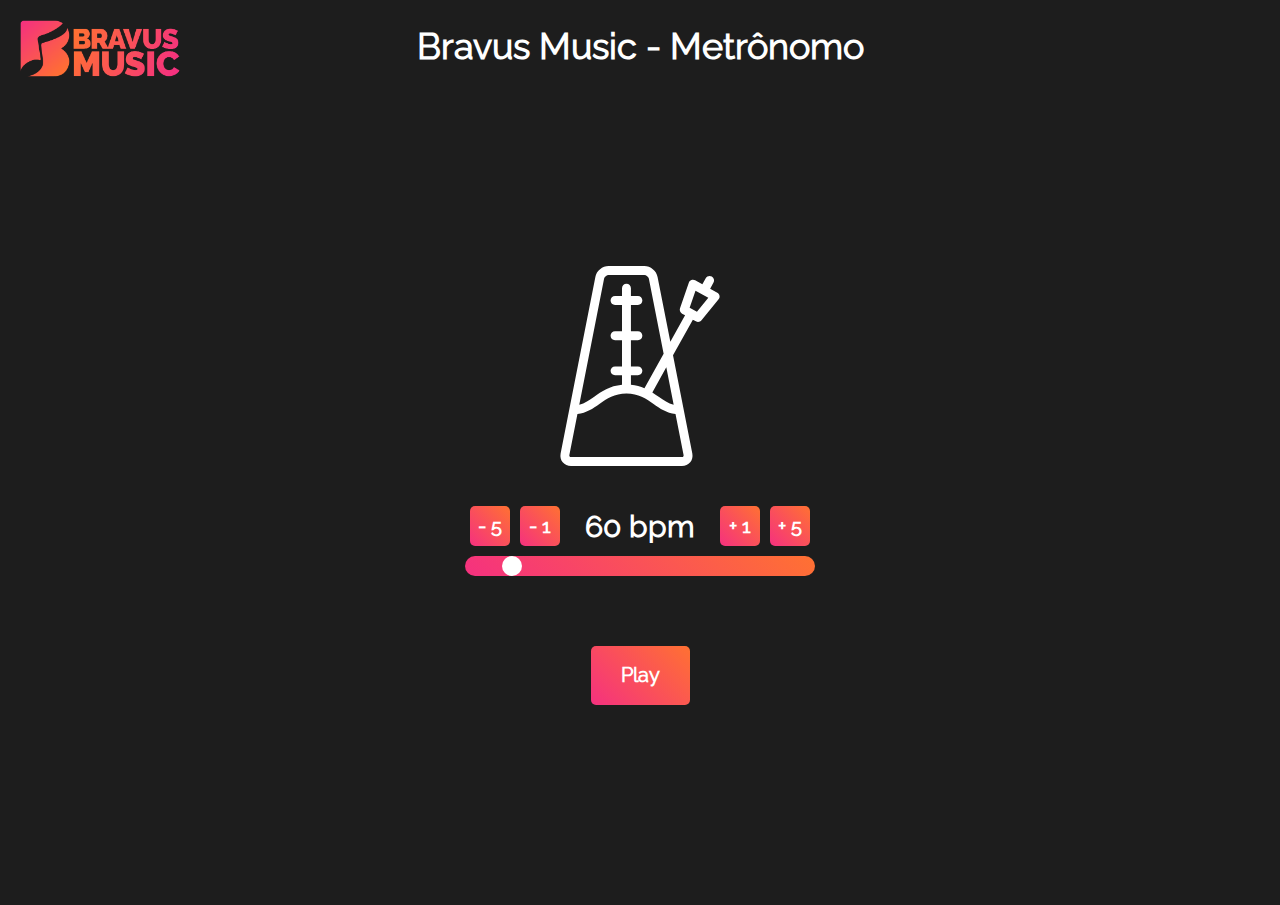
<file: index.html>
<!DOCTYPE html>
<html lang="en">
<head>
    <meta charset="UTF-8">
    <meta name="viewport" content="width=device-width, initial-scale=1.0">
    <title>Metrônomo - Bravus Music</title>
    <link rel="icon" href="imgs/icon.png">
    <link rel="stylesheet" href="https://maxcdn.bootstrapcdn.com/bootstrap/3.3.7/css/bootstrap.min.css" integrity="sha384-BVYiiSIFeK1dGmJRAkycuHAHRg32OmUcww7on3RYdg4Va+PmSTsz/K68vbdEjh4u" crossorigin="anonymous">
    <link rel="stylesheet" type="text/css" href="css/style.css">
    <script src="jquery-3.5.1.min.js"></script>
    <style type="text/css">
        @font-face {
            font-family: "Raleway-Regular.ttf";
            src: url('fonts/Raleway-Regular.ttf');
        }
    </style>
</head>
<body>
    <img src="./imgs/Logo-Bravus-Hor-Color-003.png" id="logo" alt="Logo">
    <h1>Bravus Music - Metrônomo</h1>
    <div id="container">
        <!-- Metrônomo SVG -->
        <svg id="iconMetronome" version="1.1" id="Capa_1" xmlns="http://www.w3.org/2000/svg" xmlns:xlink="http://www.w3.org/1999/xlink" x="0px" y="0px"
        viewBox="0 0 314 314" style="enable-background:new 0 0 314 314;" xml:space="preserve">
        <path d="M281.853,46.631c-0.39-2.035-1.66-3.794-3.47-4.802l-11.257-6.271l5.297-9.511c1.881-3.378,0.668-7.641-2.709-9.521
        c-3.38-1.881-7.641-0.667-9.521,2.709l-5.297,9.511l-11.257-6.269c-1.81-1.008-3.975-1.162-5.908-0.422
        c-1.936,0.74-3.442,2.3-4.117,4.259l-13.806,40.109c-1.103,3.207,0.25,6.743,3.213,8.394l4.741,2.642l-23.115,41.501L184.592,17.11
        C182.703,7.516,173.563,0,163.783,0h-56.052c-9.778,0-18.918,7.516-20.809,17.11L46.102,224.425
        c-0.002,0.012-0.004,0.023-0.006,0.035l-13.729,69.725c-0.998,5.067,0.205,10.132,3.3,13.895C38.76,311.842,43.496,314,48.66,314
        h174.195c5.163,0,9.898-2.158,12.993-5.92c3.095-3.763,4.298-8.827,3.301-13.896l-13.732-69.741
        c-0.001-0.002-0.001-0.004-0.001-0.004l-16.584-84.225l31.16-55.944l4.742,2.642c1.072,0.598,2.243,0.885,3.402,0.885
        c2.046,0,4.056-0.896,5.425-2.571l26.836-32.853C281.708,50.769,282.241,48.665,281.853,46.631z M100.659,19.816
        c0.6-3.044,3.971-5.816,7.072-5.816h56.052c3.103,0,6.473,2.771,7.072,5.815l23.249,118.069L164,191.933
        c-6.17-2.645-13.121-4.627-21.242-5.363v-14.92h10.96c3.866,0,7-3.134,7-7s-3.134-7-7-7h-10.96v-41.211h10.96c3.866,0,7-3.134,7-7
        c0-3.866-3.134-7-7-7h-10.96v-41.21h10.96c3.866,0,7-3.134,7-7s-3.134-7-7-7h-10.96V34.938c0-3.866-3.134-7-7-7
        c-3.866,0-7,3.134-7,7v12.291h-10.96c-3.866,0-7,3.134-7,7s3.134,7,7,7h10.96v41.21h-10.96c-3.866,0-7,3.134-7,7
        c0,3.866,3.134,7,7,7h10.96v41.211h-10.96c-3.866,0-7,3.134-7,7s3.134,7,7,7h10.96v14.92c-19.447,1.763-32.189,10.688-43.564,18.666
        c-7.894,5.536-14.975,10.493-23.52,12.573L100.659,19.816z M225.036,299.188c-0.432,0.523-1.206,0.813-2.181,0.813H48.66
	    c-0.976,0-1.75-0.289-2.181-0.814c-0.432-0.524-0.565-1.34-0.377-2.297l12.675-64.372c14.147-1.593,24.455-8.807,34.455-15.82
	    c12.059-8.457,23.448-16.444,42.525-16.444c19.077,0,30.466,7.987,42.524,16.444c10.001,7.014,20.308,14.228,34.456,15.82
	    l12.675,64.371C225.602,297.846,225.468,298.662,225.036,299.188z M209.842,217.809c-8.545-2.08-15.627-7.037-23.521-12.574
	    c-3.175-2.227-6.456-4.527-9.959-6.726l21.928-39.367L209.842,217.809z M246.427,71.829l-11.474-6.392l9.177-26.662l20.136,11.216
	    L246.427,71.829z"/>
        </svg><br>

        <div id="bpm-container">
            <button id="menosCinco">- 5</button>
            <button id="menos">- 1</button>
            <h2>60 bpm</h2>
            <button id="mais">+ 1</button>
            <button id="maisCinco">+ 5</button>
        </div>

        <input type="range" min="30" max="300" value="60" id="bpm"/>
        <audio src="short_clap_v2.mp3"></audio>
        <button id="play">Play</button>
    </div>

  	<!-- <script src="js/main.js"></script> -->
  	<script src="js/metronomo.js"></script>
</body>
</html>
</file>
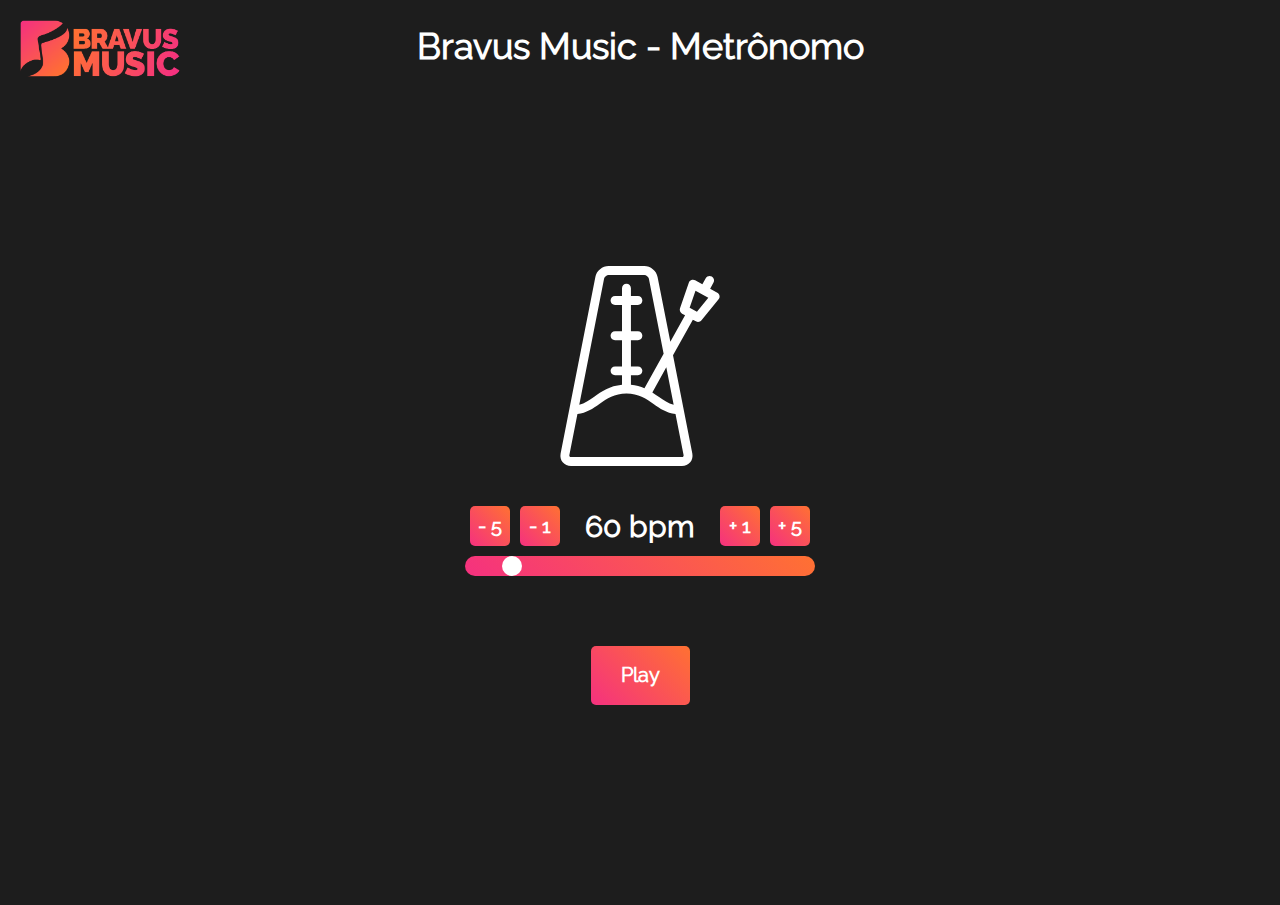
<file: Metrônomo Bravus/index.html>
<!DOCTYPE html>
<html lang="en">
<head>
    <meta charset="UTF-8">
    <meta name="viewport" content="width=device-width, initial-scale=1.0">
    <title>Metrônomo - Bravus Music</title>
    <link rel="icon" href="imgs/icon.png">
    <link rel="stylesheet" href="https://maxcdn.bootstrapcdn.com/bootstrap/3.3.7/css/bootstrap.min.css" integrity="sha384-BVYiiSIFeK1dGmJRAkycuHAHRg32OmUcww7on3RYdg4Va+PmSTsz/K68vbdEjh4u" crossorigin="anonymous">
    <link rel="stylesheet" type="text/css" href="css/style.css">
    <script src="jquery-3.5.1.min.js"></script>
    <style type="text/css">
        @font-face {
            font-family: "Raleway-Regular.ttf";
            src: url('fonts/Raleway-Regular.ttf');
        }
    </style>
</head>
<body>
    <img src="./imgs/Logo-Bravus-Hor-Color-003.png" id="logo" alt="Logo">
    <h1>Bravus Music - Metrônomo</h1>
    <div id="container">
        <!-- Metrônomos SVG -->
        <svg id="iconMetronome" version="1.1" id="Capa_1" xmlns="http://www.w3.org/2000/svg" xmlns:xlink="http://www.w3.org/1999/xlink" x="0px" y="0px"
        viewBox="0 0 314 314" style="enable-background:new 0 0 314 314;" xml:space="preserve">
        <path d="M281.853,46.631c-0.39-2.035-1.66-3.794-3.47-4.802l-11.257-6.271l5.297-9.511c1.881-3.378,0.668-7.641-2.709-9.521
        c-3.38-1.881-7.641-0.667-9.521,2.709l-5.297,9.511l-11.257-6.269c-1.81-1.008-3.975-1.162-5.908-0.422
        c-1.936,0.74-3.442,2.3-4.117,4.259l-13.806,40.109c-1.103,3.207,0.25,6.743,3.213,8.394l4.741,2.642l-23.115,41.501L184.592,17.11
        C182.703,7.516,173.563,0,163.783,0h-56.052c-9.778,0-18.918,7.516-20.809,17.11L46.102,224.425
        c-0.002,0.012-0.004,0.023-0.006,0.035l-13.729,69.725c-0.998,5.067,0.205,10.132,3.3,13.895C38.76,311.842,43.496,314,48.66,314
        h174.195c5.163,0,9.898-2.158,12.993-5.92c3.095-3.763,4.298-8.827,3.301-13.896l-13.732-69.741
        c-0.001-0.002-0.001-0.004-0.001-0.004l-16.584-84.225l31.16-55.944l4.742,2.642c1.072,0.598,2.243,0.885,3.402,0.885
        c2.046,0,4.056-0.896,5.425-2.571l26.836-32.853C281.708,50.769,282.241,48.665,281.853,46.631z M100.659,19.816
        c0.6-3.044,3.971-5.816,7.072-5.816h56.052c3.103,0,6.473,2.771,7.072,5.815l23.249,118.069L164,191.933
        c-6.17-2.645-13.121-4.627-21.242-5.363v-14.92h10.96c3.866,0,7-3.134,7-7s-3.134-7-7-7h-10.96v-41.211h10.96c3.866,0,7-3.134,7-7
        c0-3.866-3.134-7-7-7h-10.96v-41.21h10.96c3.866,0,7-3.134,7-7s-3.134-7-7-7h-10.96V34.938c0-3.866-3.134-7-7-7
        c-3.866,0-7,3.134-7,7v12.291h-10.96c-3.866,0-7,3.134-7,7s3.134,7,7,7h10.96v41.21h-10.96c-3.866,0-7,3.134-7,7
        c0,3.866,3.134,7,7,7h10.96v41.211h-10.96c-3.866,0-7,3.134-7,7s3.134,7,7,7h10.96v14.92c-19.447,1.763-32.189,10.688-43.564,18.666
        c-7.894,5.536-14.975,10.493-23.52,12.573L100.659,19.816z M225.036,299.188c-0.432,0.523-1.206,0.813-2.181,0.813H48.66
	    c-0.976,0-1.75-0.289-2.181-0.814c-0.432-0.524-0.565-1.34-0.377-2.297l12.675-64.372c14.147-1.593,24.455-8.807,34.455-15.82
	    c12.059-8.457,23.448-16.444,42.525-16.444c19.077,0,30.466,7.987,42.524,16.444c10.001,7.014,20.308,14.228,34.456,15.82
	    l12.675,64.371C225.602,297.846,225.468,298.662,225.036,299.188z M209.842,217.809c-8.545-2.08-15.627-7.037-23.521-12.574
	    c-3.175-2.227-6.456-4.527-9.959-6.726l21.928-39.367L209.842,217.809z M246.427,71.829l-11.474-6.392l9.177-26.662l20.136,11.216
	    L246.427,71.829z"/>
        </svg><br>

        <!--<svg id="iconMetronome" version="1.1" id="Layer_1" xmlns="http://www.w3.org/2000/svg" xmlns:xlink="http://www.w3.org/1999/xlink" x="0px" y="0px"
	    viewBox="0 0 512 512" style="enable-background:new 0 0 512 512;" xml:space="preserve">
		<path d="M442.032,192.56c-6.281-6.595-16.721-6.849-23.317-0.57l-8.089,7.703c-1.728-0.656-3.563-1.042-5.448-1.089
			c-4.381-0.109-8.609,1.528-11.776,4.544l-13.577,12.931c-4.748,4.521-6.19,11.192-4.296,17.036l-19.077,18.167L328.06,59.809
			c-0.755-5.087-3.838-9.531-8.342-12.018l-82.82-45.736c-4.961-2.74-10.984-2.74-15.945,0l-82.82,45.737
			c-4.503,2.487-7.586,6.931-8.342,12.018L65.598,492.733c-0.704,4.744,0.694,9.738,3.826,13.37
			c3.132,3.632,7.691,5.898,12.487,5.898h294.03c4.796,0,9.355-2.266,12.487-5.898c3.134-3.632,4.53-8.535,3.826-13.281
			L362.371,291.24l35.906-34.215c1.881,0.714,3.865,1.078,5.855,1.078c4.086,0,8.178-1.514,11.371-4.554l13.579-12.932
			c3.169-3.017,5.008-7.17,5.114-11.542c0.046-1.883-0.25-3.736-0.82-5.494l8.089-7.704
			C448.058,209.595,448.313,199.156,442.032,192.56z M333.152,319.021l7.258,48.948h-58.656L333.152,319.021z M228.926,35.332
			l46.871,25.884h-93.741L228.926,35.332z M158.037,94.2h141.777l27.489,184.91l-49.315,47.031V174.642
			c0-9.108-7.526-16.672-16.634-16.672h-64.858c-9.108,0-16.361,7.564-16.361,16.672v193.327h-62.693L158.037,94.2z
			 M245.005,190.953v177.015H213.12V190.953H245.005z M101.029,479.016l11.523-78.063H345.3l11.522,78.063H101.029z"/>
        </svg><br>-->

        <!--<svg id="iconMetronome" version="1.1" id="Capa_1" xmlns="http://www.w3.org/2000/svg" xmlns:xlink="http://www.w3.org/1999/xlink" x="0px" y="0px"
	    viewBox="0 0 450.261 450.261" style="enable-background:new 0 0 450.261 450.261;" xml:space="preserve">
        <path d="M375.404,428.261L293.601,35.776C288.449,11.063,267.788,0,249.598,0s-38.852,11.063-44.003,35.776L170.18,205.691
	    l-18.495-24.464l8.733-6.584l-23.518-38.626l-12.311,9.281L81.245,87.81l-6.389,4.816l43.346,57.49l-12.311,9.282l30.664,33.237
	    l8.743-6.591l22.715,30.046l-44.222,212.171h20.307v22h29v-22h153v22h29v-22H375.404z M117.763,160.466l16.9-12.741l15.156,24.892
	    l-12.295,9.271L117.763,160.466z M337.619,286.181h-7.895L277.43,35.238h7.826c0.185,0.708,0.358,1.43,0.512,2.171L337.619,286.181z
	    M239.24,226.261h10.8v-8h-10.8v-13.429h10.8v-8h-10.8v-13.429h10.8v-8h-10.8v-13.429h10.8v-8h-10.8v-13.428h10.8v-8h-10.8v-13.429
	    h10.8v-8h-10.8V97.689h10.8v-8h-10.8V76.261h10.8v-8h-10.8v-12h21v184h-21V226.261z M239.24,248.261h21v37.92h-21V248.261z
	    M231.24,48.261v237.92h-0.21l-41.851-55.359l40.765-195.583h39.314l52.293,250.942H268.24V48.261H231.24z M221.002,286.181h-43.361
	    l9.371-44.961L221.002,286.181z M249.598,8c11.423,0,25.509,5.242,32.644,19.238h-65.287C224.088,13.242,238.174,8,249.598,8z
	    M213.427,37.409c0.154-0.741,0.327-1.462,0.512-2.171h7.832l-38.998,187.11l-6.186-8.183L213.427,37.409z M180.605,232.746
	    l-11.137,53.435h-7.892l12.843-61.618L180.605,232.746z M159.909,294.181h179.377l26.278,126.08H133.631L159.909,294.181z
	    M165.098,442.261h-13v-14h13V442.261z M347.098,442.261h-13v-14h13V442.261z"/>
        </svg><br>-->



        <!--<input class="btn" type="button" id="menos" value="-" step="1">
        <input class="btn" type="button" id="mais" value="+" step="1">-->
        <div id="bpm-container">
            <button id="menosCinco">- 5</button>
            <button id="menos">- 1</button>
            <h2>60 bpm</h2>
            <button id="mais">+ 1</button>
            <button id="maisCinco">+ 5</button>
        </div>

        <input type="range" min="30" max="300" value="60" id="bpm"/>
        <audio src="clap.mp3"></audio>
        <button id="play">Play</button>
    </div>

  	<script src="js/main.js"></script>
</body>
</html>
</file>
<file: css/style.css>
@font-face {
  font-family: "Raleway-Regular.ttf", "Raleway";
  src: url('fonts/Raleway-Regular.ttf');
}

* {
  margin: 0;
  padding: 0;
  box-sizing: border-box;
  overflow-x: hidden;
}

body {
  background-color: #1d1d1d;
  color: white;
  font-family: "Raleway-Regular.ttf", "Raleway";
}

#logo {
  width: 200px;
  padding: 20px;
}

h1 {
  font-weight: bold;
  text-align: center;
  overflow: hidden;
}

h2 {
  font-weight: bold;
  text-align: center;
  overflow: hidden;
  margin: auto;
  font-size: 20px;
}

#iconMetronome {
  fill: white;
  width: 120px;
  display: block;
  margin: auto;
}

#bpm-container {
  display: inline-flex;
  width: 240px;
  height: 40px;
  position: absolute;
  top: 0;
  bottom: 0;
  left: 0;
  right: 0;
  margin: 140px auto;
}

#menos,
#mais,
#menosCinco,
#maisCinco {
  color: white;
  background-image: linear-gradient(45deg, #f5317f, #ff7132), url(../imgs/wallpaper1.jpg);
  font-weight: bold;
  overflow: hidden;
  font-size: 20px;
  width: 30px;
  height: 30px;
  margin: auto 5px;
  border-radius: 5px;
  outline: none;
  border: none;
}

#menos:hover,
#mais:hover,
#menosCinco:hover,
#maisCinco:hover {
  background-image: linear-gradient(45deg, #f5317fb4, #ff6f32b4), url(../imgs/wallpaper1.jpg);
  color: black;
}

#menos:active,
#mais:active,
#menosCinco:active,
#maisCinco:active {
  transform: scale(0.97);
}

#menos:disabled,
#mais:disabled,
#menosCinco:disabled,
#maisCinco:disabled {
  pointer-events: none;
  background: lightgray;
  color: rgb(131, 131, 131);
}

input[type=range] {
  -webkit-appearance: none;
  /* remove estilo padrão do browser */
  outline: none;
  cursor: pointer;
  background: none;
  width: 240px;
  margin: 70px auto;
}

/* estiliza o marcador móvel */

/* Chrome/Safari/Opera */
input[type=range]::-webkit-slider-thumb {
  -webkit-appearance: none;
  /* remove estilo padrão do browser */
  background-color: white;
  height: 20px;
  width: 20px;
  border-radius: 50%;
  transition: 0.2s;
}

input[type=range]::-webkit-slider-thumb:hover {
  background-color: black;
}

/* Firefox */
input[type=range]::-moz-range-thumb {
  background-color: white;
  height: 20px;
  width: 20px;
  border-radius: 50%;
  transition: 0.2s;
}

input[type=range]::-moz-range-thumb:hover {
  background-color: black;
}

/* IE */
input[type=range]::-ms-thumb {
  background-color: white;
  height: 20px;
  width: 20px;
  border-radius: 50%;
  transition: 0.2s;
}

input[type=range]::-ms-thumb:hover {
  background-color: black;
}

/* estiliza a a barra do slider */

/* Chrome/Safari/Opera */
input[type=range]::-webkit-slider-runnable-track {
  border-radius: 20px;
  overflow: hidden;
  background-image: linear-gradient(45deg, #f5317f, #ff7132), url(../imgs/wallpaper1.jpg);
}

/* Firefox */
input[type=range]::-moz-range-track {
  border-radius: 20px;
  overflow: hidden;
  background-image: linear-gradient(45deg, #f5317f, #ff7132), url(../imgs/wallpaper1.jpg);
}

/* IE */
input[type=range]::-ms-track {
  border-radius: 20px;
  overflow: hidden;
  background-image: linear-gradient(45deg, #f5317f, #ff7132), url(../imgs/wallpaper1.jpg);
}

#play {
  background-image: linear-gradient(45deg, #f5317f, #ff7132), url(../imgs/wallpaper1.jpg);
  color: white;
  padding: 15px 30px;
  border-radius: 5px;
  outline: none;
  border: none;
  font-weight: bold;
  display: block;
  margin: auto;
  font-size: 20px;
  transition: 0.2s;
}

#play:hover {
  background-image: linear-gradient(45deg, #f5317fb4, #ff6f32b4), url(../imgs/wallpaper1.jpg);
  color: black;
}

#play:active {
  transform: scale(0.97);
}

#container {
  margin: 50px 20px;
  position: relative;
}

@media screen and (min-width: 55em) {
  h1 {
    font-weight: bold;
    text-align: right;
    padding: 0 20px;
    overflow: hidden;
    margin-top: -70px;
  }

  h2 {
    font-weight: bold;
    text-align: center;
    overflow: hidden;
    margin: auto;
    font-size: 30px;
  }

  #menos,
  #mais,
  #menosCinco,
  #maisCinco {
    color: white;
    background-image: linear-gradient(45deg, #f5317f, #ff7132), url(../imgs/wallpaper1.jpg);
    font-weight: bold;
    overflow: hidden;
    font-size: 20px;
    width: 40px;
    height: 40px;
    margin: auto 5px;
    border-radius: 5px;
    outline: none;
    border: none;
  }

  #bpm-container {
    display: inline-flex;
    width: 350px;
    height: 40px;
    position: absolute;
    top: 0;
    bottom: 0;
    left: 0;
    right: 0;
    margin: 240px auto;
  }

  #iconMetronome {
    fill: white;
    width: 200px;
    display: block;
    margin: auto;
  }

  #menos,
  #mais,
  #menosCinco,
  #maisCinco {
    color: white;
    background-image: linear-gradient(45deg, #f5317f, #ff7132), url(../imgs/wallpaper1.jpg);
    font-weight: bold;
    overflow: hidden;
    font-size: 20px;
    width: 40px;
    height: 40px;
    margin: auto 5px;
    border-radius: 5px;
    outline: none;
    border: none;
  }

  input[type=range] {
    -webkit-appearance: none;
    /* remove estilo padrão do browser */
    outline: none;
    cursor: pointer;
    background: none;
    width: 350px;
    margin: 70px auto;
  }

  #container {
    margin: 120px 20px;
    position: relative;
  }
}

@media screen and (min-width: 70em) {
  h1 {
    font-weight: bold;
    text-align: center;
    overflow: hidden;
    margin-top: -70px;
  }

  #container {
    margin: 200px 20px;
    position: relative;
  }
}
</file>
<file: Metrônomo Bravus/css/style.css>
@font-face {
  font-family: "Raleway-Regular.ttf";
  src: url('fonts/Raleway-Regular.ttf');
}

* {
  margin: 0;
  padding: 0;
  box-sizing: border-box;
  overflow-x: hidden;
}

body {
  background-color: #1d1d1d;
  color: white;
  font-family: "Raleway-Regular.ttf";
}

#logo {
  width: 200px;
  padding: 20px;
}

h1 {
  font-weight: bold;
  text-align: center;
  overflow: hidden;
}

h2 {
  font-weight: bold;
  text-align: center;
  overflow: hidden;
  margin: auto;
  font-size: 20px;
}

#iconMetronome {
  fill: white;
  width: 120px;
  display: block;
  margin: auto;
}

#bpm-container {
  display: inline-flex;
  width: 240px;
  height: 40px;
  position: absolute;
  top: 0;
  bottom: 0;
  left: 0;
  right: 0;
  margin: 140px auto;
}

#menos,
#mais,
#menosCinco,
#maisCinco {
  color: white;
  background-image: linear-gradient(45deg, #f5317f, #ff7132), url(../imgs/wallpaper1.jpg);
  font-weight: bold;
  overflow: hidden;
  font-size: 20px;
  width: 30px;
  height: 30px;
  margin: auto 5px;
  border-radius: 5px;
  outline: none;
  border: none;
}

#menos:hover,
#mais:hover,
#menosCinco:hover,
#maisCinco:hover {
  background-image: linear-gradient(45deg, #f5317fb4, #ff6f32b4), url(../imgs/wallpaper1.jpg);
  color: black;
}

#menos:active,
#mais:active,
#menosCinco:active,
#maisCinco:active {
  transform: scale(0.97);
}

#menos:disabled,
#mais:disabled,
#menosCinco:disabled,
#maisCinco:disabled {
  pointer-events: none;
  background: lightgray;
  color: rgb(131, 131, 131);
}

input[type=range] {
  -webkit-appearance: none;
  /* remove estilo padrão do browser */
  outline: none;
  cursor: pointer;
  background: none;
  width: 240px;
  margin: 70px auto;
}

/* estiliza o marcador móvel */

/* Chrome/Safari/Opera */
input[type=range]::-webkit-slider-thumb {
  -webkit-appearance: none;
  /* remove estilo padrão do browser */
  background-color: white;
  height: 20px;
  width: 20px;
  border-radius: 50%;
  transition: 0.2s;
}

input[type=range]::-webkit-slider-thumb:hover {
  background-color: black;
}

/* Firefox */
input[type=range]::-moz-range-thumb {
  background-color: white;
  height: 20px;
  width: 20px;
  border-radius: 50%;
  transition: 0.2s;
}

input[type=range]::-moz-range-thumb:hover {
  background-color: black;
}

/* IE */
input[type=range]::-ms-thumb {
  background-color: white;
  height: 20px;
  width: 20px;
  border-radius: 50%;
  transition: 0.2s;
}

input[type=range]::-ms-thumb:hover {
  background-color: black;
}

/* estiliza a a barra do slider */

/* Chrome/Safari/Opera */
input[type=range]::-webkit-slider-runnable-track {
  border-radius: 20px;
  overflow: hidden;
  background-image: linear-gradient(45deg, #f5317f, #ff7132), url(../imgs/wallpaper1.jpg);
}

/* Firefox */
input[type=range]::-moz-range-track {
  border-radius: 20px;
  overflow: hidden;
  background-image: linear-gradient(45deg, #f5317f, #ff7132), url(../imgs/wallpaper1.jpg);
}

/* IE */
input[type=range]::-ms-track {
  border-radius: 20px;
  overflow: hidden;
  background-image: linear-gradient(45deg, #f5317f, #ff7132), url(../imgs/wallpaper1.jpg);
}

#play {
  background-image: linear-gradient(45deg, #f5317f, #ff7132), url(../imgs/wallpaper1.jpg);
  color: white;
  padding: 15px 30px;
  border-radius: 5px;
  outline: none;
  border: none;
  font-weight: bold;
  display: block;
  margin: auto;
  font-size: 20px;
  transition: 0.2s;
}

#play:hover {
  background-image: linear-gradient(45deg, #f5317fb4, #ff6f32b4), url(../imgs/wallpaper1.jpg);
  color: black;
}

#play:active {
  transform: scale(0.97);
}

#container {
  margin: 50px 20px;
  position: relative;
}

@media screen and (min-width: 55em) {
  h1 {
    font-weight: bold;
    text-align: right;
    padding: 0 20px;
    overflow: hidden;
    margin-top: -70px;
  }

  h2 {
    font-weight: bold;
    text-align: center;
    overflow: hidden;
    margin: auto;
    font-size: 30px;
  }

  #menos,
  #mais,
  #menosCinco,
  #maisCinco {
    color: white;
    background-image: linear-gradient(45deg, #f5317f, #ff7132), url(../imgs/wallpaper1.jpg);
    font-weight: bold;
    overflow: hidden;
    font-size: 20px;
    width: 40px;
    height: 40px;
    margin: auto 5px;
    border-radius: 5px;
    outline: none;
    border: none;
  }

  #bpm-container {
    display: inline-flex;
    width: 350px;
    height: 40px;
    position: absolute;
    top: 0;
    bottom: 0;
    left: 0;
    right: 0;
    margin: 240px auto;
  }

  #iconMetronome {
    fill: white;
    width: 200px;
    display: block;
    margin: auto;
  }

  #menos,
  #mais,
  #menosCinco,
  #maisCinco {
    color: white;
    background-image: linear-gradient(45deg, #f5317f, #ff7132), url(../imgs/wallpaper1.jpg);
    font-weight: bold;
    overflow: hidden;
    font-size: 20px;
    width: 40px;
    height: 40px;
    margin: auto 5px;
    border-radius: 5px;
    outline: none;
    border: none;
  }

  input[type=range] {
    -webkit-appearance: none;
    /* remove estilo padrão do browser */
    outline: none;
    cursor: pointer;
    background: none;
    width: 350px;
    margin: 70px auto;
  }

  #container {
    margin: 120px 20px;
    position: relative;
  }
}

@media screen and (min-width: 70em) {
  h1 {
    font-weight: bold;
    text-align: center;
    overflow: hidden;
    margin-top: -70px;
  }

  #container {
    margin: 200px 20px;
    position: relative;
  }
}
</file>
